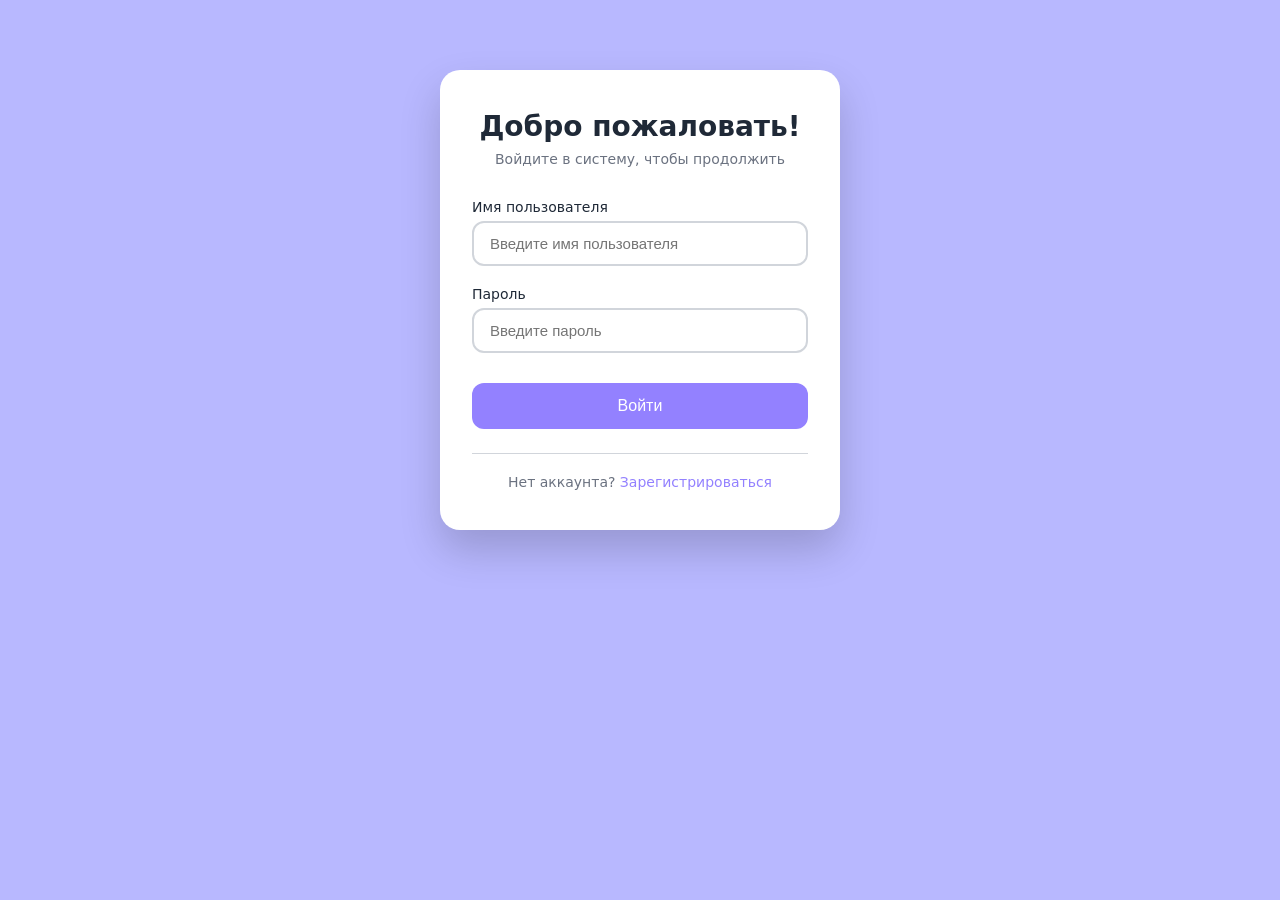
<file: login.html>
<!DOCTYPE html>
<html lang="ru">
<head>
    <meta charset="UTF-8">
    <meta name="viewport" content="width=device-width, initial-scale=1.0">
    <title>Вход | Поисковый агент</title>
    <link rel="stylesheet" href="/static/styles.css">
    <style>
        /* Дополнительные стили только для страниц авторизации */
        .auth-container {
            width: 100%;
            max-width: 400px;
            margin: 0 auto;
        }
        
        .auth-card {
            background: var(--panel);
            border-radius: 20px;
            box-shadow: var(--shadow-panel);
            padding: 40px 32px;
        }
        
        .auth-header {
            text-align: center;
            margin-bottom: 32px;
        }
        
        .auth-header h1 {
            font-size: 28px;
            font-weight: 600;
            color: var(--text);
            margin-bottom: 8px;
        }
        
        .auth-header p {
            color: var(--muted);
            font-size: 14px;
        }
        
        .auth-form {
            display: flex;
            flex-direction: column;
            gap: 20px;
        }
        
        .form-group {
            display: flex;
            flex-direction: column;
            gap: 6px;
        }
        
        .form-group label {
            font-size: 14px;
            font-weight: 500;
            color: var(--text);
        }
        
        .form-group input {
            padding: 12px 16px;
            font-size: 15px;
            border: 2px solid var(--border);
            border-radius: 12px;
            outline: none;
            transition: border-color 0.2s;
        }
        
        .form-group input:focus {
            border-color: var(--accent);
        }
        
        .auth-button {
            background: #9381ff;
            color: white;
            border: none;
            border-radius: 12px;
            padding: 14px;
            font-size: 16px;
            font-weight: 500;
            cursor: pointer;
            transition: opacity 0.15s;
            margin-top: 10px;
        }
        
        .auth-button:hover {
            opacity: 0.9;
        }
        
        .auth-footer {
            text-align: center;
            margin-top: 24px;
            padding-top: 20px;
            border-top: 1px solid var(--border);
            color: var(--muted);
            font-size: 14px;
        }
        
        .auth-footer a {
            color: #9381ff;
            text-decoration: none;
            font-weight: 500;
        }
        
        .auth-footer a:hover {
            text-decoration: underline;
        }
        
        .message {
            padding: 12px;
            border-radius: 8px;
            margin-bottom: 20px;
            font-size: 14px;
        }
        
        .error-message {
            background: #fee2e2;
            color: #991b1b;
            border: 1px solid #fecaca;
        }
        
        .success-message {
            background: #dcfce7;
            color: #166534;
            border: 1px solid #bbf7d0;
        }
        
        .back-link {
            display: inline-block;
            margin-bottom: 20px;
            color: var(--muted);
            text-decoration: none;
            font-size: 14px;
        }
        
        .back-link:hover {
            color: #9381ff;
        }
    </style>
</head>
<body>
    <div class="auth-container">
        
        
        <div class="auth-card">
            <div class="auth-header">
                <h1>Добро пожаловать!</h1>
                <p>Войдите в систему, чтобы продолжить</p>
            </div>
            
            <!-- Место для сообщений -->
            <div id="error" class="message error-message" style="display: none;"></div>
            <div id="success" class="message success-message" style="display: none;"></div>
            
            <!-- Форма входа -->
            <form id="loginForm" class="auth-form">
                <div class="form-group">
                    <label for="username">Имя пользователя</label>
                    <input type="text" id="username" name="username" placeholder="Введите имя пользователя" required>
                </div>
                
                <div class="form-group">
                    <label for="password">Пароль</label>
                    <input type="password" id="password" name="password" placeholder="Введите пароль" required>
                </div>
                
                <button type="submit" class="auth-button">Войти</button>
            </form>
            
            <div class="auth-footer">
                Нет аккаунта? <a href="/register">Зарегистрироваться</a>
            </div>
        </div>
    </div>
    
    <script src="/static/auth.js"></script>
</body>
</html>
</file>
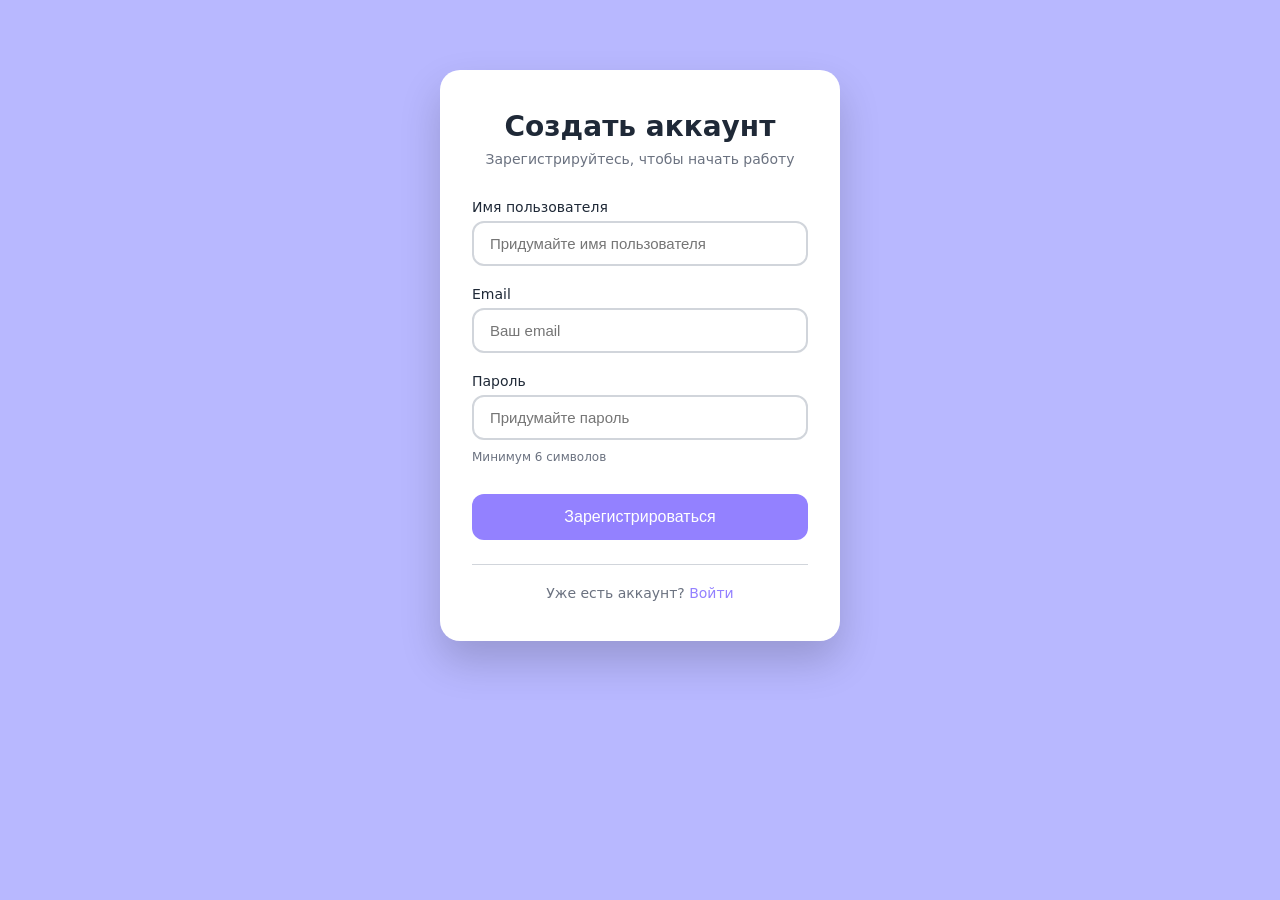
<file: register.html>
<!DOCTYPE html>
<html lang="ru">
<head>
    <meta charset="UTF-8">
    <meta name="viewport" content="width=device-width, initial-scale=1.0">
    <title>Регистрация | Поисковый агент</title>
    <link rel="stylesheet" href="/static/styles.css">
    <style>
        /* Дополнительные стили только для страниц авторизации */
        .auth-container {
            width: 100%;
            max-width: 400px;
            margin: 0 auto;
        }
        
        .auth-card {
            background: var(--panel);
            border-radius: 20px;
            box-shadow: var(--shadow-panel);
            padding: 40px 32px;
        }
        
        .auth-header {
            text-align: center;
            margin-bottom: 32px;
        }
        
        .auth-header h1 {
            font-size: 28px;
            font-weight: 600;
            color: var(--text);
            margin-bottom: 8px;
        }
        
        .auth-header p {
            color: var(--muted);
            font-size: 14px;
        }
        
        .auth-form {
            display: flex;
            flex-direction: column;
            gap: 20px;
        }
        
        .form-group {
            display: flex;
            flex-direction: column;
            gap: 6px;
        }
        
        .form-group label {
            font-size: 14px;
            font-weight: 500;
            color: var(--text);
        }
        
        .form-group input {
            padding: 12px 16px;
            font-size: 15px;
            border: 2px solid var(--border);
            border-radius: 12px;
            outline: none;
            transition: border-color 0.2s;
        }
        
        .form-group input:focus {
            border-color: var(--accent);
        }
        
        .auth-button {
            background: #9381ff;
            color: white;
            border: none;
            border-radius: 12px;
            padding: 14px;
            font-size: 16px;
            font-weight: 500;
            cursor: pointer;
            transition: opacity 0.15s;
            margin-top: 10px;
        }
        
        .auth-button:hover {
            opacity: 0.9;
        }
        
        .auth-footer {
            text-align: center;
            margin-top: 24px;
            padding-top: 20px;
            border-top: 1px solid var(--border);
            color: var(--muted);
            font-size: 14px;
        }
        
        .auth-footer a {
            color: #9381ff;
            text-decoration: none;
            font-weight: 500;
        }
        
        .auth-footer a:hover {
            text-decoration: underline;
        }
        
        .message {
            padding: 12px;
            border-radius: 8px;
            margin-bottom: 20px;
            font-size: 14px;
        }
        
        .error-message {
            background: #fee2e2;
            color: #991b1b;
            border: 1px solid #fecaca;
        }
        
        .success-message {
            background: #dcfce7;
            color: #166534;
            border: 1px solid #bbf7d0;
        }
        
        .back-link {
            display: inline-block;
            margin-bottom: 20px;
            color: var(--muted);
            text-decoration: none;
            font-size: 14px;
        }
        
        .back-link:hover {
            color: #9381ff;
        }
        
        .password-hint {
            font-size: 12px;
            color: var(--muted);
            margin-top: 4px;
        }
    </style>
</head>
<body>
    <div class="auth-container">
        
        
        <div class="auth-card">
            <div class="auth-header">
                <h1>Создать аккаунт</h1>
                <p>Зарегистрируйтесь, чтобы начать работу</p>
            </div>
            
            <!-- Место для сообщений -->
            <div id="error" class="message error-message" style="display: none;"></div>
            <div id="success" class="message success-message" style="display: none;"></div>
            
            <!-- Форма регистрации -->
            <form id="registerForm" class="auth-form">
                <div class="form-group">
                    <label for="username">Имя пользователя</label>
                    <input type="text" id="username" name="username" placeholder="Придумайте имя пользователя" required>
                </div>
                
                <div class="form-group">
                    <label for="email">Email</label>
                    <input type="email" id="email" name="email" placeholder="Ваш email" required>
                </div>
                
                <div class="form-group">
                    <label for="password">Пароль</label>
                    <input type="password" id="password" name="password" placeholder="Придумайте пароль" required>
                    <div class="password-hint">Минимум 6 символов</div>
                </div>
                
                <button type="submit" class="auth-button">Зарегистрироваться</button>
            </form>
            
            <div class="auth-footer">
                Уже есть аккаунт? <a href="/login">Войти</a>
            </div>
        </div>
    </div>
    
    <script src="/static/auth.js"></script>
</body>
</html>
</file>
<file: static/styles.css>
:root {
    --bg: #b8b8ff;
    --panel: #ffffff;
    --text: #1f2937;
    --muted: #6b7280;

    --accent: #b8b8ff;
    --accent-soft: #e0e0ff;

    --border: #d1d5db;

    --shadow-panel: 0 20px 40px rgba(0, 0, 0, 0.18);
    --shadow-soft: 0 6px 16px rgba(0, 0, 0, 0.08);
}

* {
    box-sizing: border-box;
    margin: 0;
    padding: 0;
}

body {
    font-family: system-ui, -apple-system, BlinkMacSystemFont, "Segoe UI",
                 Roboto, Oxygen, Ubuntu, Cantarell, sans-serif;
    background: var(--bg);
    color: var(--text);
    min-height: 100vh;
    padding: 70px 20px 20px 20px;
}

/* ===== НАВИГАЦИОННАЯ ПАНЕЛЬ ===== */
.nav-panel {
    position: fixed;
    top: 0;
    left: 0;
    right: 0;
    z-index: 1000;
    display: flex;
    justify-content: space-between;
    align-items: center;
    background: var(--panel);
    padding: 12px 30px;
    box-shadow: var(--shadow-soft);
    border-bottom: 1px solid var(--border);
}

.nav-links {
    display: flex;
    gap: 8px;
}

.nav-link {
    padding: 8px 20px;
    border-radius: 30px;
    text-decoration: none;
    font-size: 14px;
    font-weight: 500;
    color: var(--muted);
}

.nav-link:hover {
    background: var(--accent-soft);
    color: var(--text);
}

.nav-link.active {
    background: #9381ff;
    color: white;
}

.user-controls {
    display: flex;
    align-items: center;
    gap: 15px;
}

.user-controls .username {
    font-weight: 500;
    color: var(--text);
    font-size: 14px;
    padding-right: 10px;
    border-right: 1px solid var(--border);
}

.user-controls .logout-button {
    background: #ef4444;
    color: white;
    border: none;
    padding: 6px 16px;
    border-radius: 30px;
    font-size: 13px;
    cursor: pointer;
}

/* ===== ОБЩИЕ КОНТЕЙНЕРЫ ===== */
.chat-container,
.documents-container,
.admin-container {
    background: var(--panel);
    border-radius: 20px;
    box-shadow: var(--shadow-panel);
    width: 100%;
    max-width: 1200px;
    margin: 0 auto;
}

/* ===== ЧАТ (специфичные размеры) ===== */
.chat-container {
    max-width: 780px;
    height: calc(100vh - 90px);
    display: flex;
    flex-direction: column;
    overflow: hidden;
}

/* ===== СТРАНИЦЫ (документы и админка) ===== */
.documents-container,
.admin-container {
    padding: 30px;
}

/* ===== ОРИГИНАЛЬНЫЕ СТИЛИ ЧАТА ===== */
.header {
    text-align: center;
    padding: 32px 32px 20px;
    border-bottom: 2px solid #e5e7eb;
}

.header h1 {
    font-size: 26px;
    font-weight: 600;
}

.header .subtitle {
    margin-top: 6px;
    font-size: 14px;
    color: var(--muted);
}

.upload-area {
    padding: 0 24px 10px;
    display: flex;
    align-items: center;
    gap: 10px;
    border-bottom: 1px solid var(--border);
}

.upload-label {
    font-size: 13px;
    color: var(--muted);
    white-space: nowrap;
}

.messages {
    flex: 1;
    padding: 24px 32px;
    overflow-y: auto;
    display: flex;
    flex-direction: column;
    justify-content: flex-start;
}

/* Сбрасываем влияние общего .message для уведомлений */
.messages .message {
    margin: 0;
    padding: 0;
    border-radius: 0;
    background: none;
    border: none;
    box-shadow: none;
    align-items: normal;
    gap: normal;
}

/* Сообщение пользователя — прижато вправо */
.messages .message.user {
    display: flex;
    justify-content: flex-end;
}

/* Сообщение агента — блочное */
.messages .message.agent {
    display: block;
}

/* Отступ между соседними сообщениями */
.messages .message + .message {
    margin-top: 8px;
}

/* Контент сообщений */
.user .message-content {
    background: var(--accent);
    padding: 10px 10px;
    border-radius: 14px;
    font-size: 15px;
    box-shadow: var(--shadow-soft);
}

.agent .message-content {
    background: var(--accent-soft);
    border: 2px solid var(--accent);
    border-radius: 14px;
    padding: 7px 15px;
    font-size: 15px;
    line-height: 1.7;
}

/* Временное сообщение "Загрузка..." (опционально) */
.messages .message.loading {
    margin: 4px 0;
    padding: 6px 12px;
    background: #f3f4f6;
    border-radius: 20px;
    color: var(--muted);
    font-size: 13px;
    display: inline-block;
}

.agent h1, .agent h2, .agent h3 {
    margin: 0.8em 0 0.4em;
    font-weight: 600;
}

.agent p {
    margin: 0.6em 0;
}

.agent ul {
    margin: 0.6em 0 0.6em 1.2em;
}

.agent a {
    color: #2563eb;
    text-decoration: none;
}

.input-area {
    padding: 20px 24px;
    border-top: 1px solid var(--border);
    display: flex;
    gap: 12px;
}

#messageInput {
    flex: 1;
    padding: 12px 14px;
    font-size: 15px;
    border-radius: 14px;
    border: 2px solid #9381ff;
    outline: none;
}

#sendButton {
    width: 44px;
    height: 44px;
    border: none;
    border-radius: 50%;
    background: #9381ff;
    color: white;
    font-size: 18px;
    cursor: pointer;
}

.button {
    padding: 6px 14px;
    border-radius: 999px;
    border: none;
    font-size: 13px;
    cursor: pointer;
    box-shadow: var(--shadow-soft);
    white-space: nowrap;
}

.button-primary {
    background: #9381ff;
    color: white;
}

.button-danger {
    background: #ef4444;
    color: white;
}

/* ===== СТИЛИ ДЛЯ СТРАНИЦЫ "МОИ ДОКУМЕНТЫ" ===== */
.documents-header {
    margin-bottom: 30px;
    padding-bottom: 20px;
    border-bottom: 2px solid var(--accent-soft);
}

.documents-header h1 {
    font-size: 28px;
    margin: 0;
}

.table-wrapper {
    overflow-x: auto;
    border-radius: 12px;
    border: 1px solid var(--border);
    background: white;
}

table {
    width: 100%;
    border-collapse: collapse;
    font-size: 14px;
}

th {
    background: #9381ff;
    color: white;
    padding: 12px 15px;
    text-align: left;
}

td {
    padding: 12px 15px;
    border-bottom: 1px solid var(--border);
}

tr:hover td {
    background: var(--accent-soft);
}

.stats {
    background: var(--accent-soft);
    border-radius: 12px;
    padding: 15px 20px;
    margin-bottom: 25px;
    display: flex;
    justify-content: space-between;
    align-items: center;
    flex-wrap: wrap;
    gap: 10px;
}

.stats-count strong {
    font-size: 20px;
    color: #9381ff;
}

.delete-btn {
    background: #ef4444;
    color: white;
    border: none;
    padding: 6px 14px;
    border-radius: 999px;
    cursor: pointer;
}

/* ===== СТИЛИ ДЛЯ АДМИНКИ ===== */
.admin-header {
    display: flex;
    justify-content: space-between;
    align-items: center;
    margin-bottom: 30px;
    padding-bottom: 20px;
    border-bottom: 2px solid var(--accent-soft);
    flex-wrap: wrap;
    gap: 15px;
}

.admin-header h1 {
    font-size: 28px;
    margin: 0;
}

.admin-section {
    margin-bottom: 40px;
    padding: 20px;
    background: var(--accent-soft);
    border-radius: 16px;
}

.admin-section h2 {
    margin-bottom: 20px;
    font-size: 20px;
}

.role-badge {
    display: inline-block;
    min-width: 85px;              /* одинаковая ширина */
    padding: 6px 12px;
    border-radius: 30px;
    font-size: 12px;
    font-weight: 600;
    text-align: center;
    white-space: nowrap;
    box-sizing: border-box;
}

.role-badge.admin {
    background: #dc3545;          /* красный для админа */
    color: white;
}

.role-badge.user {
    background: #9381ff;          /* фиолетовый в стиле сайта */
    color: white;
}

.btn {
    padding: 6px 12px;
    border: none;
    border-radius: 30px;
    font-size: 12px;
    cursor: pointer;
}

.btn-danger {
    background: #ef4444;
    color: white;
}

.btn-success {
    background: #10b981;
    color: white;
}

.refresh-controls {
    display: flex;
    gap: 15px;
    align-items: center;
}

#refreshTime {
    color: var(--muted);
    font-size: 14px;
}

.message {
    padding: 12px 16px;
    border-radius: 8px;
    margin-bottom: 20px;
    display: flex;
    align-items: center;
    gap: 10px;
}

.success-message {
    background: #dcfce7;
    color: #166534;
    border: 1px solid #bbf7d0;
}

.error-message {
    background: #fee2e2;
    color: #991b1b;
    border: 1px solid #fecaca;
}

.message-close {
    margin-left: auto;
    cursor: pointer;
}

.loading {
    text-align: center;
    padding: 40px;
    color: var(--muted);
}

/* ===== АДАПТАЦИЯ ДЛЯ РАЗНЫХ ЭКРАНОВ ===== */

/* Большие экраны (десктоп) */
@media (min-width: 1400px) {
    .documents-container {
        max-width: 1300px;
    }
    
    .admin-container {
        max-width: 1400px;
    }
}

/* Средние экраны (ноутбуки) */
@media (max-width: 1200px) {
    .documents-container,
    .admin-container {
        max-width: 95%;
    }
}

/* Планшеты */
@media (max-width: 992px) {
    body {
        padding: 70px 15px 15px 15px;
    }
    
    .documents-container,
    .admin-container {
        padding: 25px;
    }
    
    .admin-header {
        flex-direction: column;
        text-align: center;
    }
    
    .stats {
        flex-direction: column;
        text-align: center;
    }
}

/* Мобильные телефоны */
@media (max-width: 768px) {
     body {
        padding: 70px 10px 10px 10px;
    }
    
    /* Шапка — компактнее и без центрирования */
    .nav-panel {
        flex-direction: row;
        flex-wrap: wrap;
        justify-content: space-between;
        align-items: center;
        gap: 8px;
        padding: 8px 12px;
    }
    
    /* Ссылки навигации — прижаты влево, занимают доступное место */
    .nav-links {
        width: auto;
        flex: 2 1 auto;
        justify-content: flex-start;
        gap: 4px;
    }
    
    /* Уменьшаем отступы внутри ссылок */
    .nav-link {
        padding: 6px 12px;
        font-size: 13px;
    }
    
    /* Блок пользователя — прижат вправо, занимает минимум места */
    .user-controls {
        width: auto;
        flex: 0 1 auto;
        justify-content: flex-end;
        gap: 8px;
    }
    
    
    /* Кнопка выхода — меньше паддингов */
    .user-controls .logout-button {
        padding: 5px 12px;
        font-size: 12px;
    }
    
    .chat-container {
        height: calc(100vh - 100px);
        border-radius: 20px;
    }
    
    .messages {
        padding: 20px;
    }
    
    .upload-area {
        flex-wrap: wrap;
        justify-content: flex-start;
    }
     .upload-label {
        display: none;
    }
    .documents-container,
    .admin-container {
        padding: 20px;
    }
    
    .documents-header h1,
    .admin-header h1 {
        font-size: 24px;
    }
    
    .admin-section {
        padding: 15px;
    }
    
    .table-wrapper {
        overflow-x: auto;
    }
    
    th, td {
        padding: 8px 12px;
        font-size: 13px;
    }
    
    .btn, .delete-btn {
        padding: 4px 10px;
        font-size: 11px;
    }

}

/* Очень маленькие экраны */
@media (max-width: 480px) {
    body {
        padding: 70px 5px 5px 5px;
    }
    
    .chat-container {
        border-radius: 15px;
    }
    
    .header {
        padding: 20px 20px 15px;
    }
      /* Имя пользователя скрываем на узких экранах (опционально) */
    .user-controls .username {
        display: none;
    }
    
    .header h1 {
        font-size: 22px;
    }
    
    .input-area {
        padding: 15px;
    }
    
    .documents-container,
    .admin-container {
        padding: 15px;
    }
    
    th, td {
        padding: 6px 8px;
        font-size: 12px;
    }
}
/* ===== УЛУЧШЕННЫЕ КНОПКИ ДЛЯ ТАБЛИЦ (АДМИНКА / ДОКУМЕНТЫ) ===== */
.admin-container .btn,
.admin-container .delete-btn,
.documents-container .btn,
.documents-container .delete-btn {
    min-width: 120px;
    padding: 5px 14px;            /* было 8px 16px — стало компактнее */
    border-radius: 24px;
    font-size: 13px;
    font-weight: 500;
    text-align: center;
    white-space: nowrap;
    display: inline-block;
    line-height: 1.4;
    box-shadow: var(--shadow-soft);
    border: none;
    cursor: pointer;
    transition: background 0.15s;
    box-sizing: border-box;
}

/* Цвета кнопок */
.btn-danger {
    background: #ef4444;
    color: white;
}
.btn-success {
    background: #10b981;
    color: white;
}
.btn-primary {
    background: #9381ff;
    color: white;
}

/* Фиксируем ширину колонки "Действия" */
#usersTable th:last-child,
#usersTable td:last-child,
#documentsTable th:last-child,
#documentsTable td:last-child {
    min-width: 300px;            /* достаточно для двух кнопок */
    text-align: right;
    white-space: nowrap;
}

/* Отступы между кнопками в ячейке */
td .btn,
td .delete-btn {
    margin: 4px 3px;
}

/* ===== МОБИЛЬНАЯ АДАПТАЦИЯ ===== */
@media (max-width: 768px) {
   .admin-container .btn,
.admin-container .delete-btn,
.documents-container .btn,
.documents-container .delete-btn {
    min-width: 100px;
    padding: 5px 10px;
    font-size: 12px;
}

.role-badge {
    min-width: 70px;
    padding: 4px 8px;
    font-size: 11px;
}

    #usersTable th:last-child,
    #usersTable td:last-child,
    #documentsTable th:last-child,
    #documentsTable td:last-child {
        min-width: 240px;
    }
}

@media (max-width: 480px) {
    .admin-container .btn,
.admin-container .delete-btn,
.documents-container .btn,
.documents-container .delete-btn {
    min-width: 90px;
    padding: 5px 6px;
    font-size: 11px;
}

.role-badge {
    min-width: 65px;
    padding: 3px 6px;
    font-size: 10px;
}

    #usersTable th:last-child,
    #usersTable td:last-child,
    #documentsTable th:last-child,
    #documentsTable td:last-child {
        min-width: 210px;
    }
}
</file>
